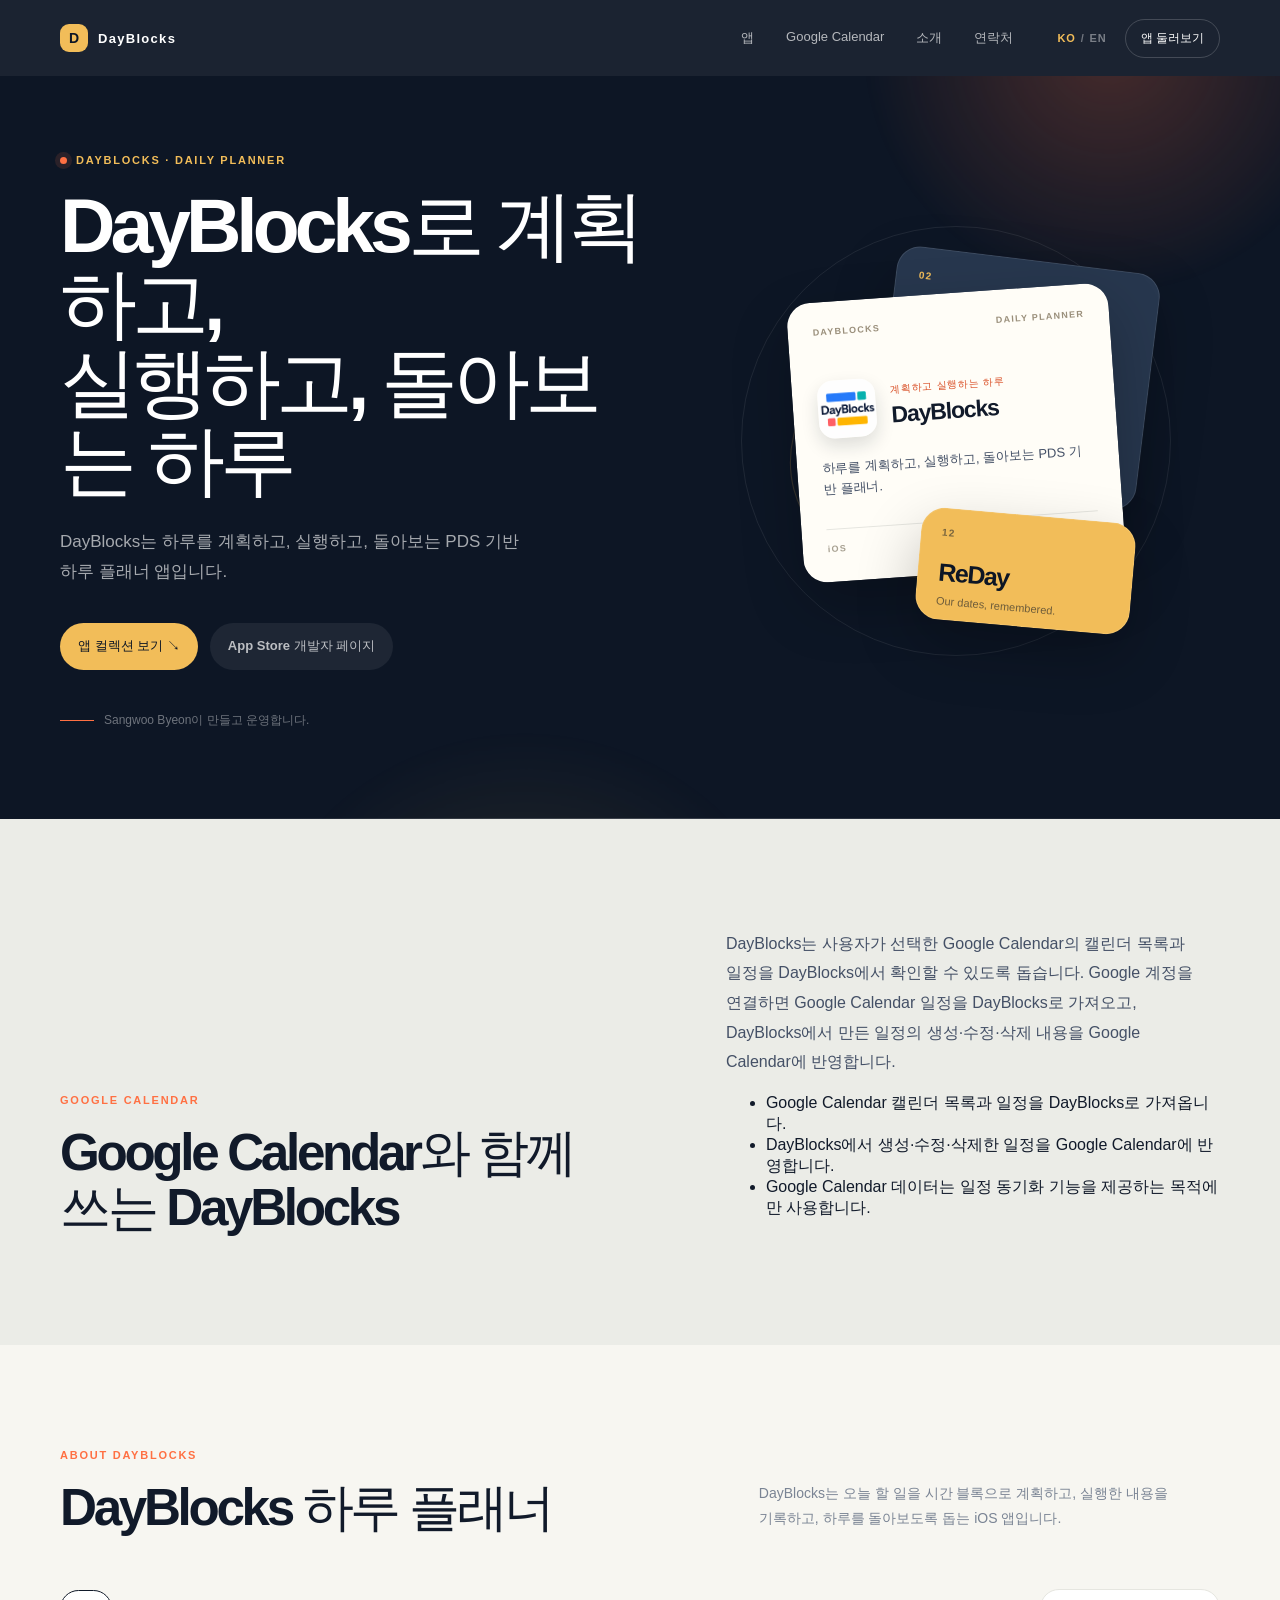
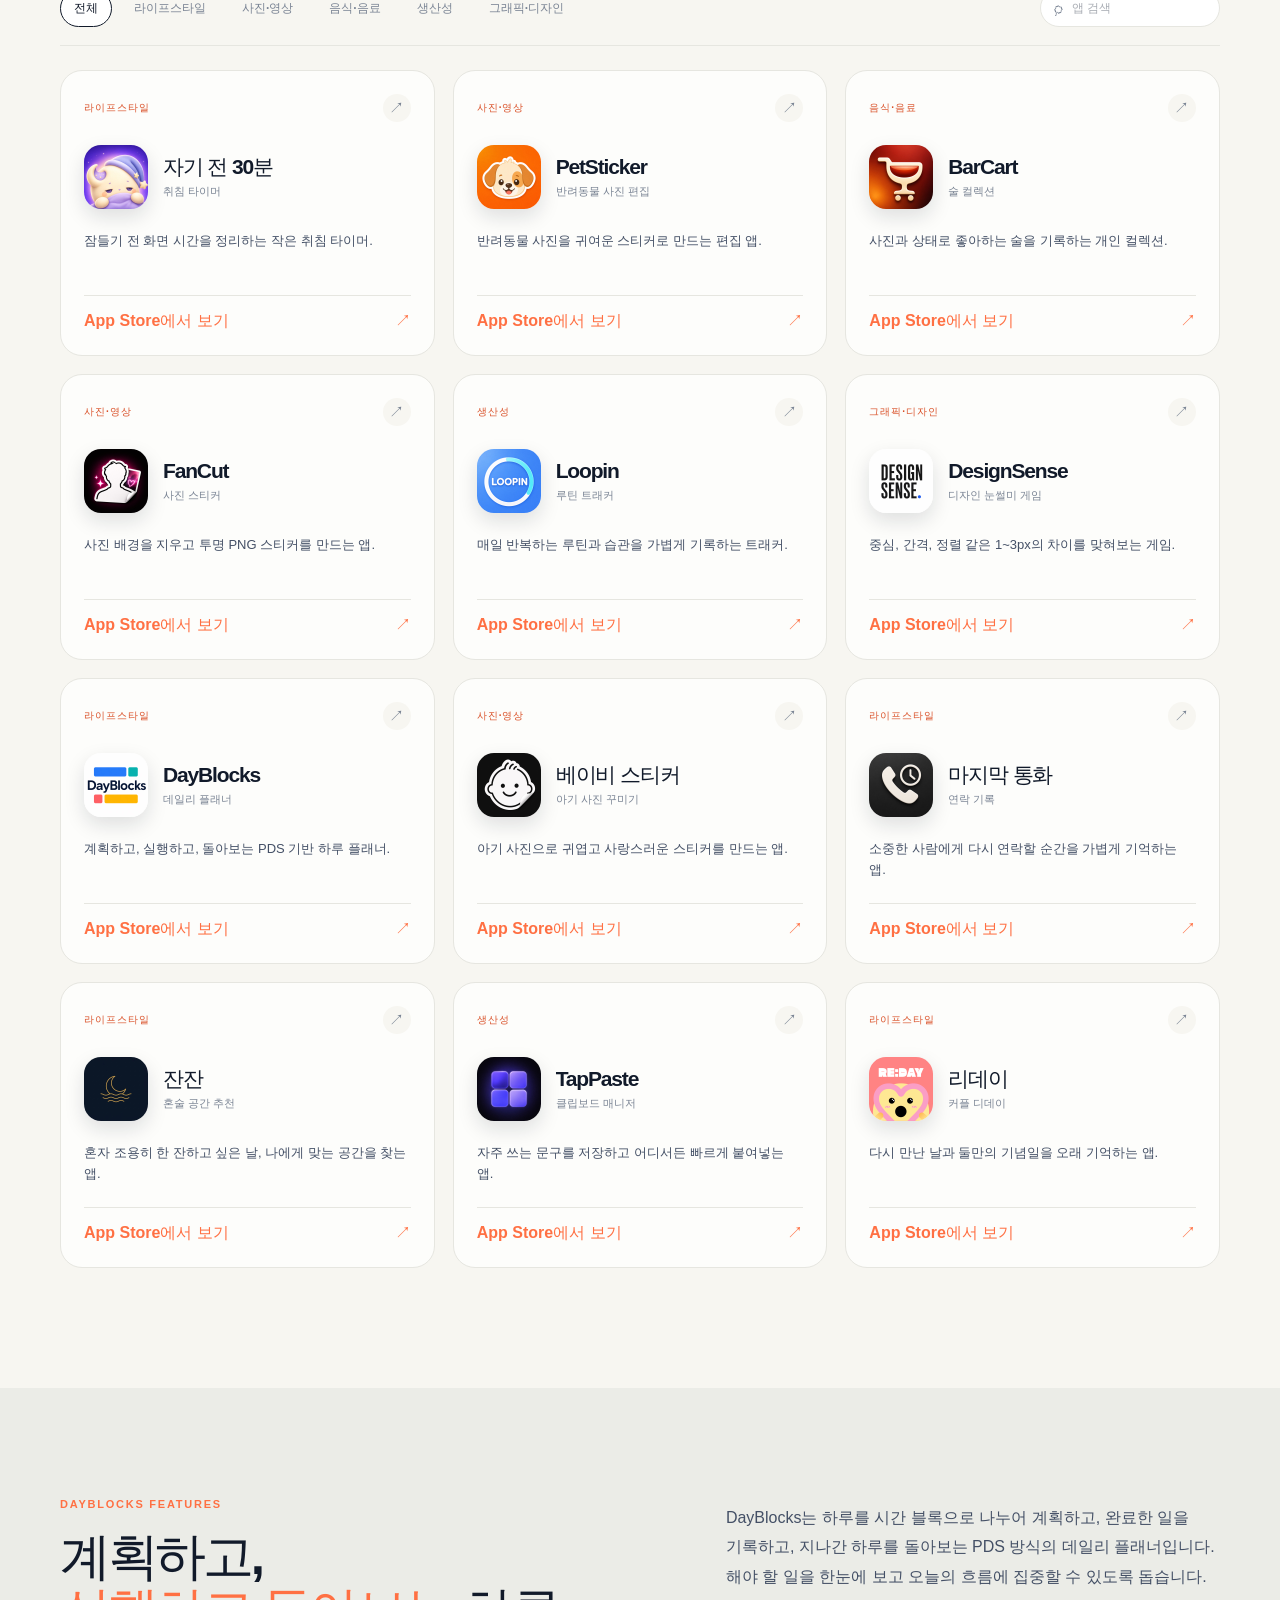
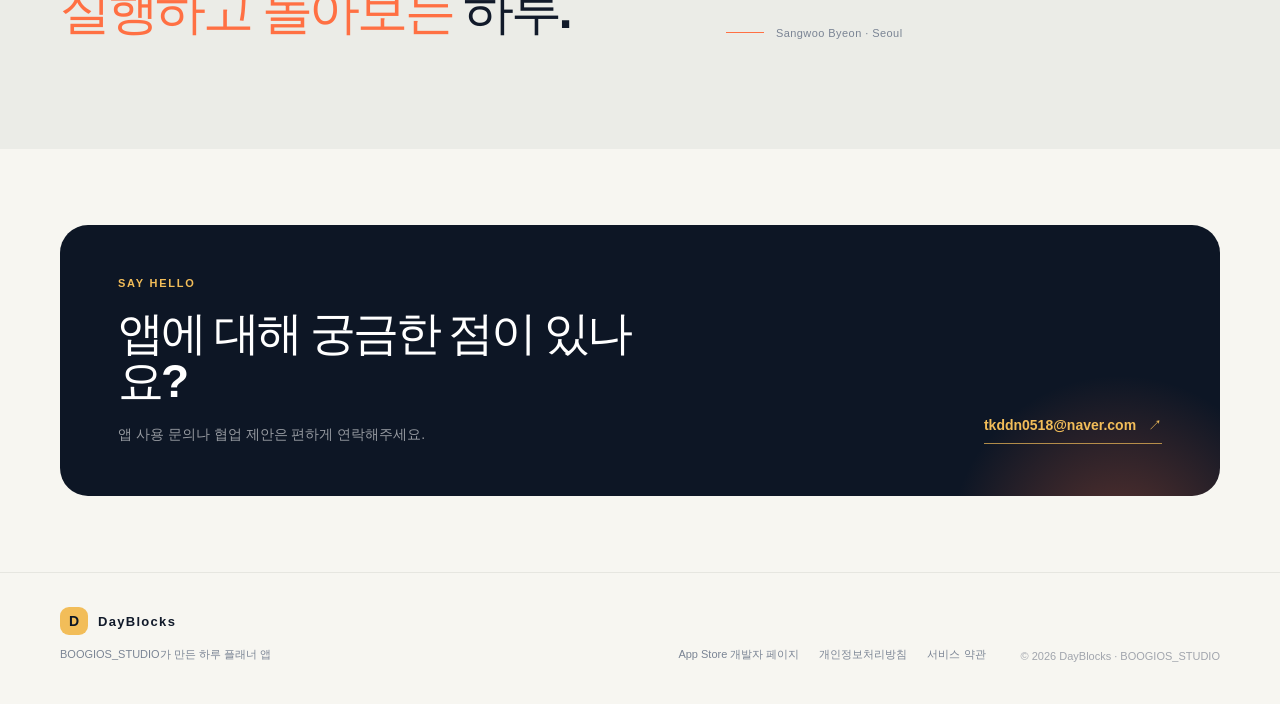
<file: index.html>
<!doctype html>
<html lang="ko">
  <head>
    <meta charset="UTF-8" />
    <meta name="viewport" content="width=device-width, initial-scale=1" />
    <meta name="theme-color" content="#0e1624" />
    <meta name="application-name" content="DayBlocks" />
    <meta name="description" content="DayBlocks는 하루를 계획하고, 실행하고, 돌아보는 PDS 기반 하루 플래너 앱입니다." />
    <meta property="og:site_name" content="DayBlocks" />
    <meta property="og:title" content="DayBlocks" />
    <meta property="og:description" content="DayBlocks is a daily planner for planning, doing, and seeing your day." />
    <meta property="og:type" content="website" />
    <link rel="canonical" href="https://dayblocks.unionpick.kr/" />
    <link rel="icon" href="assets/icons/6788188857.jpg" type="image/jpeg" />
    <link rel="stylesheet" href="styles.css" />
    <title>DayBlocks — 하루 플래너</title>
    <script type="application/ld+json">
      {
        "@context": "https://schema.org",
        "@type": "MobileApplication",
        "name": "DayBlocks",
        "operatingSystem": "iOS",
        "applicationCategory": "ProductivityApplication",
        "description": "DayBlocks는 하루를 계획하고, 실행하고, 돌아보는 PDS 기반 하루 플래너 앱입니다.",
        "url": "https://dayblocks.unionpick.kr/",
        "downloadUrl": "https://apps.apple.com/kr/app/dayblocks-daily-planner/id6780751303?uo=4"
      }
    </script>
  </head>
  <body>
    <header class="site-header">
      <div class="container header-inner">
        <a class="brand" href="#top" aria-label="DayBlocks home">
          <span class="brand-mark">D</span>
          <span>DayBlocks</span>
        </a>
        <nav class="desktop-nav" aria-label="Primary navigation">
          <a href="#apps" data-i18n="navApps">앱</a>
          <a href="#calendar" data-i18n="navCalendar">Google Calendar</a>
          <a href="#about" data-i18n="navAbout">소개</a>
          <a href="#contact" data-i18n="navContact">연락처</a>
        </nav>
        <div class="header-actions">
          <div class="language-switch" aria-label="Language switcher">
            <button class="language-button is-active" type="button" data-language="ko">KO</button>
            <span>/</span>
            <button class="language-button" type="button" data-language="en">EN</button>
          </div>
          <a class="header-cta" href="#apps" data-i18n="viewApps">앱 둘러보기</a>
        </div>
      </div>
    </header>

    <main id="top">
      <section class="hero">
        <div class="hero-glow hero-glow-one"></div>
        <div class="hero-glow hero-glow-two"></div>
        <div class="container hero-inner">
          <div class="hero-copy">
            <p class="eyebrow"><span class="eyebrow-dot"></span> DAYBLOCKS · DAILY PLANNER</p>
            <h1 data-i18n="heroTitle">DayBlocks로 계획하고,<br />실행하고, 돌아보는 하루</h1>
            <p class="hero-description" data-i18n="heroDescription">DayBlocks는 하루를 계획하고, 실행하고, 돌아보는 PDS 기반 플래너입니다. 기록하고 정리하는 순간을 더 가볍게 만듭니다.</p>
            <div class="hero-actions">
              <a class="button button-primary" href="#apps" data-i18n="exploreApps">앱 컬렉션 보기 <span>↘</span></a>
              <a class="button button-quiet" href="https://apps.apple.com/kr/developer/sangwoo-byeon/id1707135670" target="_blank" rel="noreferrer" data-i18n="appStorePage">App Store 개발자 페이지</a>
            </div>
            <div class="hero-note">
              <span class="note-line"></span>
              <span data-i18n="heroNote">Sangwoo Byeon이 만들고 운영합니다.</span>
            </div>
          </div>
          <div class="hero-visual" aria-label="Featured apps preview">
            <div class="visual-orbit orbit-one"></div>
            <div class="visual-orbit orbit-two"></div>
            <div class="feature-stack">
              <div class="feature-card feature-card-back">
                <span class="mini-label">02</span>
                <span class="mini-title">DayBlocks</span>
                <span class="mini-copy">Plan · Do · See</span>
              </div>
              <div class="feature-card feature-card-main">
                <div class="feature-topline"><span>DAYBLOCKS</span><span>DAILY PLANNER</span></div>
                <div class="feature-icon-row">
                  <img src="assets/icons/6780751303.jpg" alt="DayBlocks app icon" />
                  <div>
                    <span class="feature-kicker" data-i18n="featureKicker">계획하고 실행하는 하루</span>
                    <strong data-i18n="featureTitle">DayBlocks</strong>
                  </div>
                </div>
                <p data-i18n="featureDescription">하루를 계획하고, 실행하고, 돌아보는 PDS 기반 플래너.</p>
                <div class="feature-footer"><span>iOS</span><span>↗</span></div>
              </div>
              <div class="feature-card feature-card-front">
                <span class="mini-label">12</span>
                <span class="mini-title">ReDay</span>
                <span class="mini-copy">Our dates, remembered.</span>
              </div>
            </div>
          </div>
        </div>
        <div class="hero-bottom-line"></div>
      </section>

      <section class="about-section" id="calendar">
        <div class="container about-grid">
          <div>
            <p class="section-kicker" data-i18n="calendarKicker">GOOGLE CALENDAR</p>
            <h2 data-i18n="calendarTitle">Google Calendar와 함께 쓰는 DayBlocks</h2>
          </div>
          <div class="about-copy">
            <p data-i18n="calendarText">DayBlocks는 사용자가 선택한 Google Calendar의 캘린더 목록과 일정을 DayBlocks에서 확인할 수 있도록 돕습니다. Google 계정을 연결하면 Google Calendar 일정을 DayBlocks로 가져오고, DayBlocks에서 만든 일정의 생성·수정·삭제 내용을 Google Calendar에 반영합니다.</p>
            <ul>
              <li data-i18n="calendarImport">Google Calendar 캘린더 목록과 일정을 DayBlocks로 가져옵니다.</li>
              <li data-i18n="calendarSync">DayBlocks에서 생성·수정·삭제한 일정을 Google Calendar에 반영합니다.</li>
              <li data-i18n="calendarUse">Google Calendar 데이터는 일정 동기화 기능을 제공하는 목적에만 사용합니다.</li>
            </ul>
          </div>
        </div>
      </section>

      <section class="app-section" id="apps">
        <div class="container">
          <div class="section-heading">
            <div>
              <p class="section-kicker" data-i18n="collectionKicker">ABOUT DAYBLOCKS</p>
              <h2 data-i18n="collectionTitle">DayBlocks 하루 플래너</h2>
            </div>
            <p class="section-intro" data-i18n="collectionDescription">DayBlocks는 오늘 할 일을 시간 블록으로 계획하고, 실행한 내용을 기록하고, 하루를 돌아보도록 돕는 iOS 앱입니다.</p>
          </div>
          <div class="toolbar">
            <div class="filters" id="filters" aria-label="App categories"></div>
            <label class="search-box">
              <span class="search-icon">⌕</span>
              <input id="app-search" type="search" data-i18n-placeholder="searchPlaceholder" placeholder="앱 검색" aria-label="Search apps" />
            </label>
          </div>
          <div class="app-grid" id="app-grid"></div>
          <p class="empty-state" id="empty-state" hidden data-i18n="emptyState">검색 결과가 없습니다.</p>
        </div>
      </section>

      <section class="about-section" id="about">
        <div class="container about-grid">
          <div>
            <p class="section-kicker" data-i18n="aboutKicker">DAYBLOCKS FEATURES</p>
            <h2 data-i18n="aboutTitle">계획하고,<br /><em>실행하고 돌아보는</em> 하루.</h2>
          </div>
          <div class="about-copy">
            <p data-i18n="aboutText">DayBlocks는 하루를 시간 블록으로 나누어 계획하고, 완료한 일을 기록하고, 지나간 하루를 돌아보는 PDS 방식의 데일리 플래너입니다. 해야 할 일을 한눈에 보고 오늘의 흐름에 집중할 수 있도록 돕습니다.</p>
            <div class="about-signature"><span class="signature-line"></span><span>Sangwoo Byeon · Seoul</span></div>
          </div>
        </div>
      </section>

      <section class="contact-section" id="contact">
        <div class="container contact-card">
          <div>
            <p class="section-kicker light" data-i18n="contactKicker">SAY HELLO</p>
            <h2 data-i18n="contactTitle">앱에 대해 궁금한 점이 있나요?</h2>
            <p data-i18n="contactText">앱 사용 문의나 협업 제안은 편하게 연락해주세요.</p>
          </div>
          <a class="contact-email" href="mailto:tkddn0518@naver.com">tkddn0518@naver.com <span>↗</span></a>
        </div>
      </section>
    </main>

    <footer class="site-footer">
      <div class="container footer-inner">
        <div>
          <a class="brand footer-brand" href="#top"><span class="brand-mark">D</span><span>DayBlocks</span></a>
          <p data-i18n="footerText">BOOGIOS_STUDIO가 만든 하루 플래너 앱</p>
        </div>
        <div class="footer-links">
          <a href="https://apps.apple.com/kr/developer/sangwoo-byeon/id1707135670" target="_blank" rel="noreferrer" data-i18n="appStorePage">App Store 개발자 페이지</a>
          <a href="privacy.html" data-i18n="privacy">개인정보처리방침</a>
          <a href="terms.html" data-i18n="terms">서비스 약관</a>
        </div>
        <p class="copyright">© <span id="year">2026</span> DayBlocks · BOOGIOS_STUDIO</p>
      </div>
    </footer>

    <script src="app.js?v=calendar-verification"></script>
  </body>
</html>
</file>
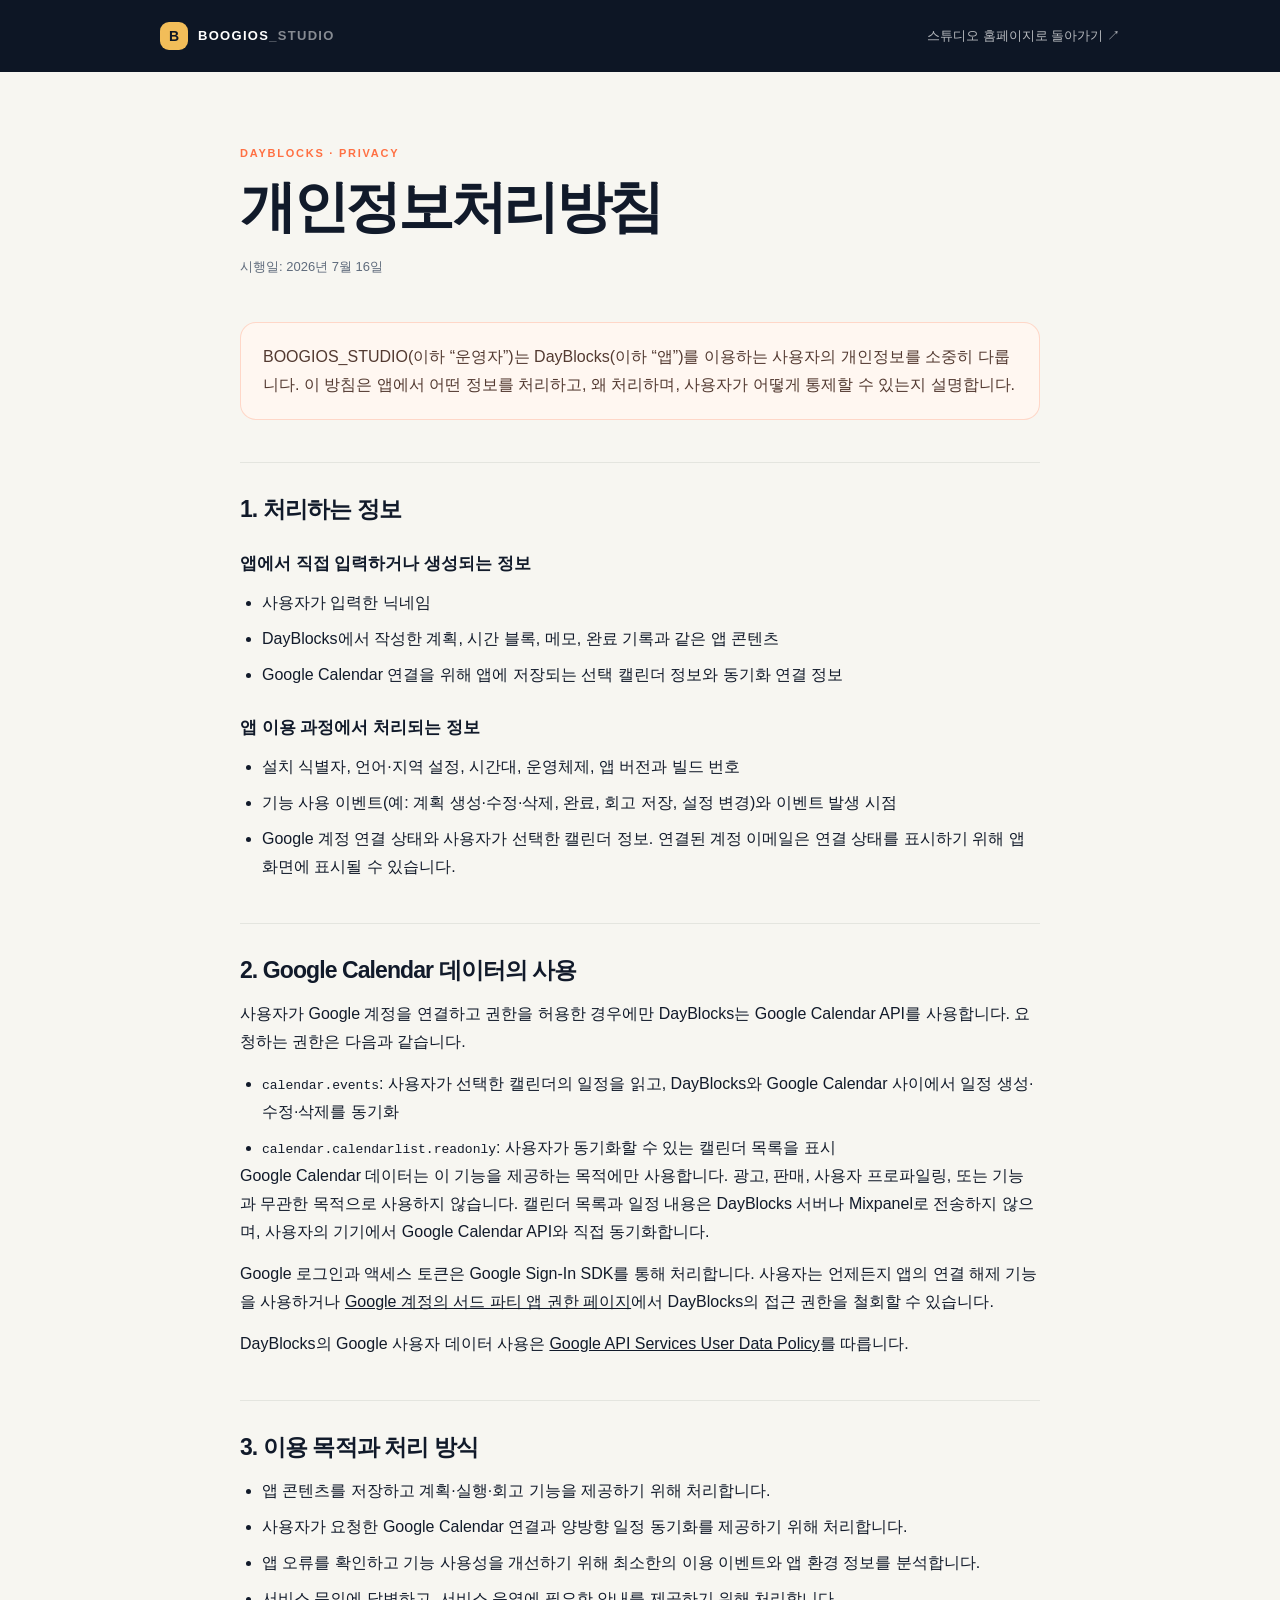
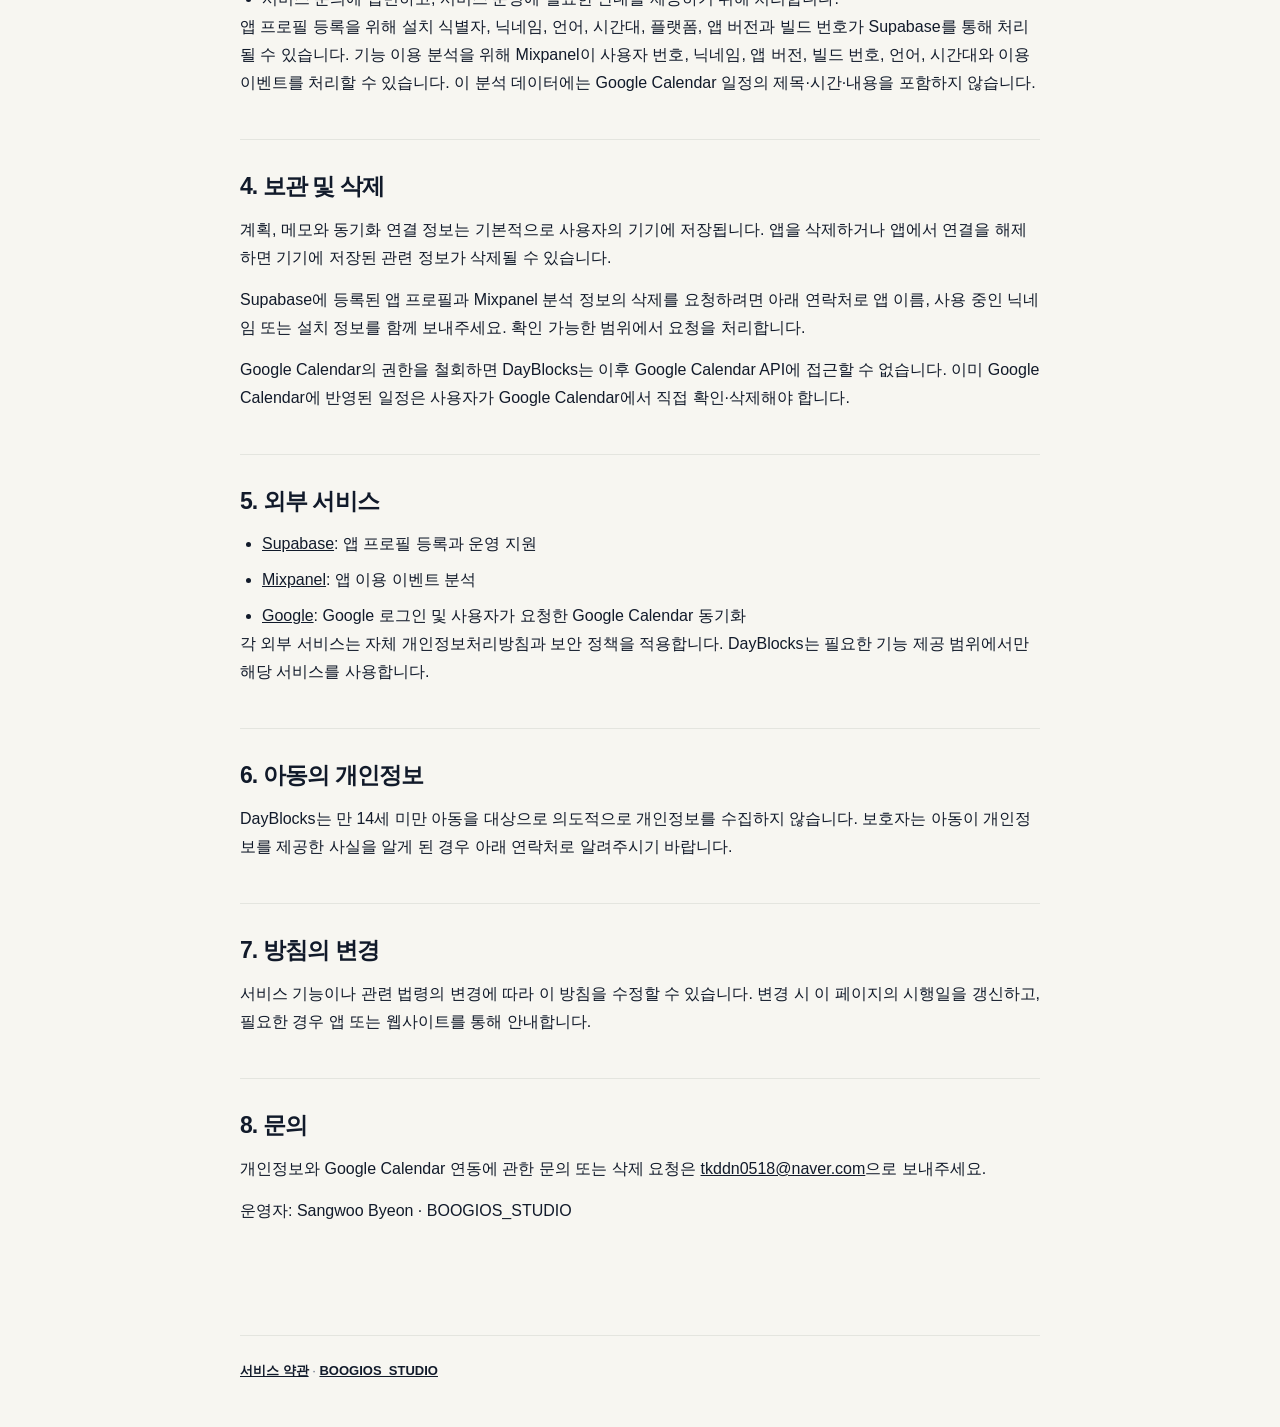
<file: privacy.html>
<!doctype html>
<html lang="ko">
  <head>
    <meta charset="UTF-8" />
    <meta name="viewport" content="width=device-width, initial-scale=1" />
    <meta name="description" content="DayBlocks 개인정보처리방침" />
    <meta name="robots" content="index, follow" />
    <title>DayBlocks 개인정보처리방침 · BOOGIOS_STUDIO</title>
    <style>
      :root { color-scheme: light; --ink: #111a2a; --muted: #5f6b7c; --paper: #f7f6f1; --card: #fff; --line: #e4e5df; --dark: #0d1625; --gold: #f2bd59; --accent: #ff7043; }
      * { box-sizing: border-box; }
      body { margin: 0; color: var(--ink); background: var(--paper); font-family: -apple-system, BlinkMacSystemFont, "SF Pro Display", "Pretendard", "Noto Sans KR", sans-serif; line-height: 1.75; }
      a { color: inherit; }
      .topbar { background: var(--dark); color: #fff; }
      .topbar-inner { width: min(960px, calc(100% - 40px)); min-height: 72px; display: flex; align-items: center; justify-content: space-between; gap: 20px; margin: 0 auto; }
      .brand { display: inline-flex; align-items: center; gap: 10px; color: #fff; text-decoration: none; font-size: 13px; font-weight: 760; letter-spacing: .1em; }
      .brand-mark { display: grid; width: 28px; height: 28px; place-items: center; border-radius: 9px; color: var(--dark); background: var(--gold); font-size: 14px; font-weight: 850; letter-spacing: 0; }
      .back { color: rgba(255,255,255,.7); font-size: 13px; text-decoration: none; }
      .back:hover { color: #fff; }
      main { width: min(800px, calc(100% - 40px)); margin: 0 auto; padding: 72px 0 96px; }
      .eyebrow { margin: 0 0 14px; color: var(--accent); font-size: 11px; font-weight: 800; letter-spacing: .16em; }
      h1 { margin: 0; font-size: clamp(34px, 6vw, 56px); line-height: 1.08; letter-spacing: -.06em; }
      .updated { margin: 18px 0 44px; color: var(--muted); font-size: 13px; }
      .notice { margin: 0 0 36px; padding: 20px 22px; border: 1px solid rgba(255,112,67,.24); border-radius: 16px; background: #fff7f1; color: #533a31; }
      section { margin-top: 42px; padding-top: 32px; border-top: 1px solid var(--line); }
      h2 { margin: 0 0 14px; font-size: 23px; line-height: 1.3; letter-spacing: -.04em; }
      h3 { margin: 24px 0 8px; font-size: 17px; }
      p { margin: 0 0 14px; }
      ul { margin: 10px 0 0; padding-left: 22px; }
      li + li { margin-top: 8px; }
      .footer { width: min(800px, calc(100% - 40px)); margin: 0 auto; padding: 24px 0 44px; border-top: 1px solid var(--line); color: var(--muted); font-size: 13px; }
      .footer a { color: var(--ink); font-weight: 650; }
      @media (max-width: 600px) { .topbar-inner { min-height: 64px; } main { padding-top: 48px; } .back { font-size: 12px; } }
    </style>
  </head>
  <body>
    <header class="topbar">
      <div class="topbar-inner">
        <a class="brand" href="./"><span class="brand-mark">B</span><span>BOOGIOS<span style="color:rgba(255,255,255,.5)">_STUDIO</span></span></a>
        <a class="back" href="./">스튜디오 홈페이지로 돌아가기 ↗</a>
      </div>
    </header>
    <main>
      <p class="eyebrow">DAYBLOCKS · PRIVACY</p>
      <h1>개인정보처리방침</h1>
      <p class="updated">시행일: 2026년 7월 16일</p>
      <p class="notice">BOOGIOS_STUDIO(이하 “운영자”)는 DayBlocks(이하 “앱”)를 이용하는 사용자의 개인정보를 소중히 다룹니다. 이 방침은 앱에서 어떤 정보를 처리하고, 왜 처리하며, 사용자가 어떻게 통제할 수 있는지 설명합니다.</p>

      <section>
        <h2>1. 처리하는 정보</h2>
        <h3>앱에서 직접 입력하거나 생성되는 정보</h3>
        <ul>
          <li>사용자가 입력한 닉네임</li>
          <li>DayBlocks에서 작성한 계획, 시간 블록, 메모, 완료 기록과 같은 앱 콘텐츠</li>
          <li>Google Calendar 연결을 위해 앱에 저장되는 선택 캘린더 정보와 동기화 연결 정보</li>
        </ul>
        <h3>앱 이용 과정에서 처리되는 정보</h3>
        <ul>
          <li>설치 식별자, 언어·지역 설정, 시간대, 운영체제, 앱 버전과 빌드 번호</li>
          <li>기능 사용 이벤트(예: 계획 생성·수정·삭제, 완료, 회고 저장, 설정 변경)와 이벤트 발생 시점</li>
          <li>Google 계정 연결 상태와 사용자가 선택한 캘린더 정보. 연결된 계정 이메일은 연결 상태를 표시하기 위해 앱 화면에 표시될 수 있습니다.</li>
        </ul>
      </section>

      <section>
        <h2>2. Google Calendar 데이터의 사용</h2>
        <p>사용자가 Google 계정을 연결하고 권한을 허용한 경우에만 DayBlocks는 Google Calendar API를 사용합니다. 요청하는 권한은 다음과 같습니다.</p>
        <ul>
          <li><code>calendar.events</code>: 사용자가 선택한 캘린더의 일정을 읽고, DayBlocks와 Google Calendar 사이에서 일정 생성·수정·삭제를 동기화</li>
          <li><code>calendar.calendarlist.readonly</code>: 사용자가 동기화할 수 있는 캘린더 목록을 표시</li>
        </ul>
        <p>Google Calendar 데이터는 이 기능을 제공하는 목적에만 사용합니다. 광고, 판매, 사용자 프로파일링, 또는 기능과 무관한 목적으로 사용하지 않습니다. 캘린더 목록과 일정 내용은 DayBlocks 서버나 Mixpanel로 전송하지 않으며, 사용자의 기기에서 Google Calendar API와 직접 동기화합니다.</p>
        <p>Google 로그인과 액세스 토큰은 Google Sign-In SDK를 통해 처리합니다. 사용자는 언제든지 앱의 연결 해제 기능을 사용하거나 <a href="https://myaccount.google.com/permissions" target="_blank" rel="noreferrer">Google 계정의 서드 파티 앱 권한 페이지</a>에서 DayBlocks의 접근 권한을 철회할 수 있습니다.</p>
        <p>DayBlocks의 Google 사용자 데이터 사용은 <a href="https://developers.google.com/terms/api-services-user-data-policy" target="_blank" rel="noreferrer">Google API Services User Data Policy</a>를 따릅니다.</p>
      </section>

      <section>
        <h2>3. 이용 목적과 처리 방식</h2>
        <ul>
          <li>앱 콘텐츠를 저장하고 계획·실행·회고 기능을 제공하기 위해 처리합니다.</li>
          <li>사용자가 요청한 Google Calendar 연결과 양방향 일정 동기화를 제공하기 위해 처리합니다.</li>
          <li>앱 오류를 확인하고 기능 사용성을 개선하기 위해 최소한의 이용 이벤트와 앱 환경 정보를 분석합니다.</li>
          <li>서비스 문의에 답변하고, 서비스 운영에 필요한 안내를 제공하기 위해 처리합니다.</li>
        </ul>
        <p>앱 프로필 등록을 위해 설치 식별자, 닉네임, 언어, 시간대, 플랫폼, 앱 버전과 빌드 번호가 Supabase를 통해 처리될 수 있습니다. 기능 이용 분석을 위해 Mixpanel이 사용자 번호, 닉네임, 앱 버전, 빌드 번호, 언어, 시간대와 이용 이벤트를 처리할 수 있습니다. 이 분석 데이터에는 Google Calendar 일정의 제목·시간·내용을 포함하지 않습니다.</p>
      </section>

      <section>
        <h2>4. 보관 및 삭제</h2>
        <p>계획, 메모와 동기화 연결 정보는 기본적으로 사용자의 기기에 저장됩니다. 앱을 삭제하거나 앱에서 연결을 해제하면 기기에 저장된 관련 정보가 삭제될 수 있습니다.</p>
        <p>Supabase에 등록된 앱 프로필과 Mixpanel 분석 정보의 삭제를 요청하려면 아래 연락처로 앱 이름, 사용 중인 닉네임 또는 설치 정보를 함께 보내주세요. 확인 가능한 범위에서 요청을 처리합니다.</p>
        <p>Google Calendar의 권한을 철회하면 DayBlocks는 이후 Google Calendar API에 접근할 수 없습니다. 이미 Google Calendar에 반영된 일정은 사용자가 Google Calendar에서 직접 확인·삭제해야 합니다.</p>
      </section>

      <section>
        <h2>5. 외부 서비스</h2>
        <ul>
          <li><a href="https://supabase.com/privacy" target="_blank" rel="noreferrer">Supabase</a>: 앱 프로필 등록과 운영 지원</li>
          <li><a href="https://mixpanel.com/legal/privacy-policy" target="_blank" rel="noreferrer">Mixpanel</a>: 앱 이용 이벤트 분석</li>
          <li><a href="https://policies.google.com/privacy" target="_blank" rel="noreferrer">Google</a>: Google 로그인 및 사용자가 요청한 Google Calendar 동기화</li>
        </ul>
        <p>각 외부 서비스는 자체 개인정보처리방침과 보안 정책을 적용합니다. DayBlocks는 필요한 기능 제공 범위에서만 해당 서비스를 사용합니다.</p>
      </section>

      <section>
        <h2>6. 아동의 개인정보</h2>
        <p>DayBlocks는 만 14세 미만 아동을 대상으로 의도적으로 개인정보를 수집하지 않습니다. 보호자는 아동이 개인정보를 제공한 사실을 알게 된 경우 아래 연락처로 알려주시기 바랍니다.</p>
      </section>

      <section>
        <h2>7. 방침의 변경</h2>
        <p>서비스 기능이나 관련 법령의 변경에 따라 이 방침을 수정할 수 있습니다. 변경 시 이 페이지의 시행일을 갱신하고, 필요한 경우 앱 또는 웹사이트를 통해 안내합니다.</p>
      </section>

      <section>
        <h2>8. 문의</h2>
        <p>개인정보와 Google Calendar 연동에 관한 문의 또는 삭제 요청은 <a href="mailto:tkddn0518@naver.com">tkddn0518@naver.com</a>으로 보내주세요.</p>
        <p>운영자: Sangwoo Byeon · BOOGIOS_STUDIO</p>
      </section>
    </main>
    <footer class="footer"><a href="terms.html">서비스 약관</a> · <a href="./">BOOGIOS_STUDIO</a></footer>
  </body>
</html>
</file>
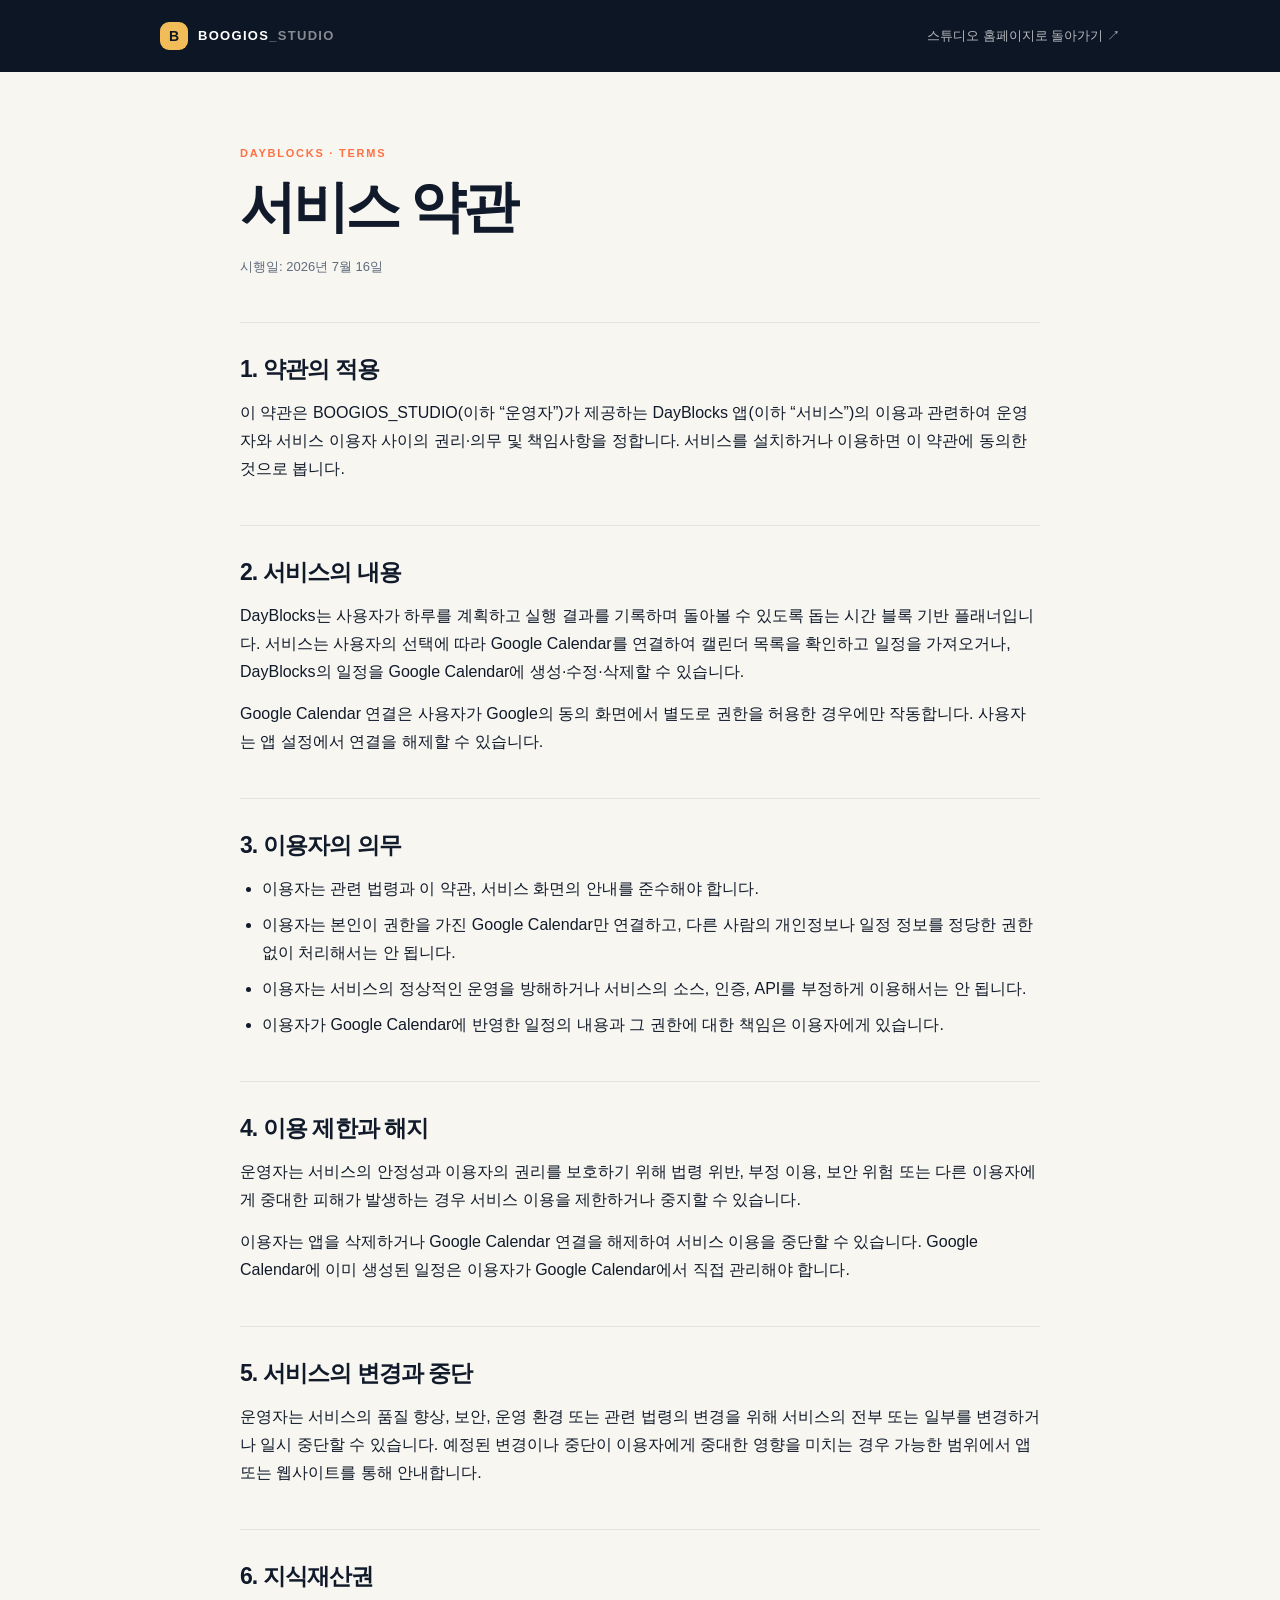
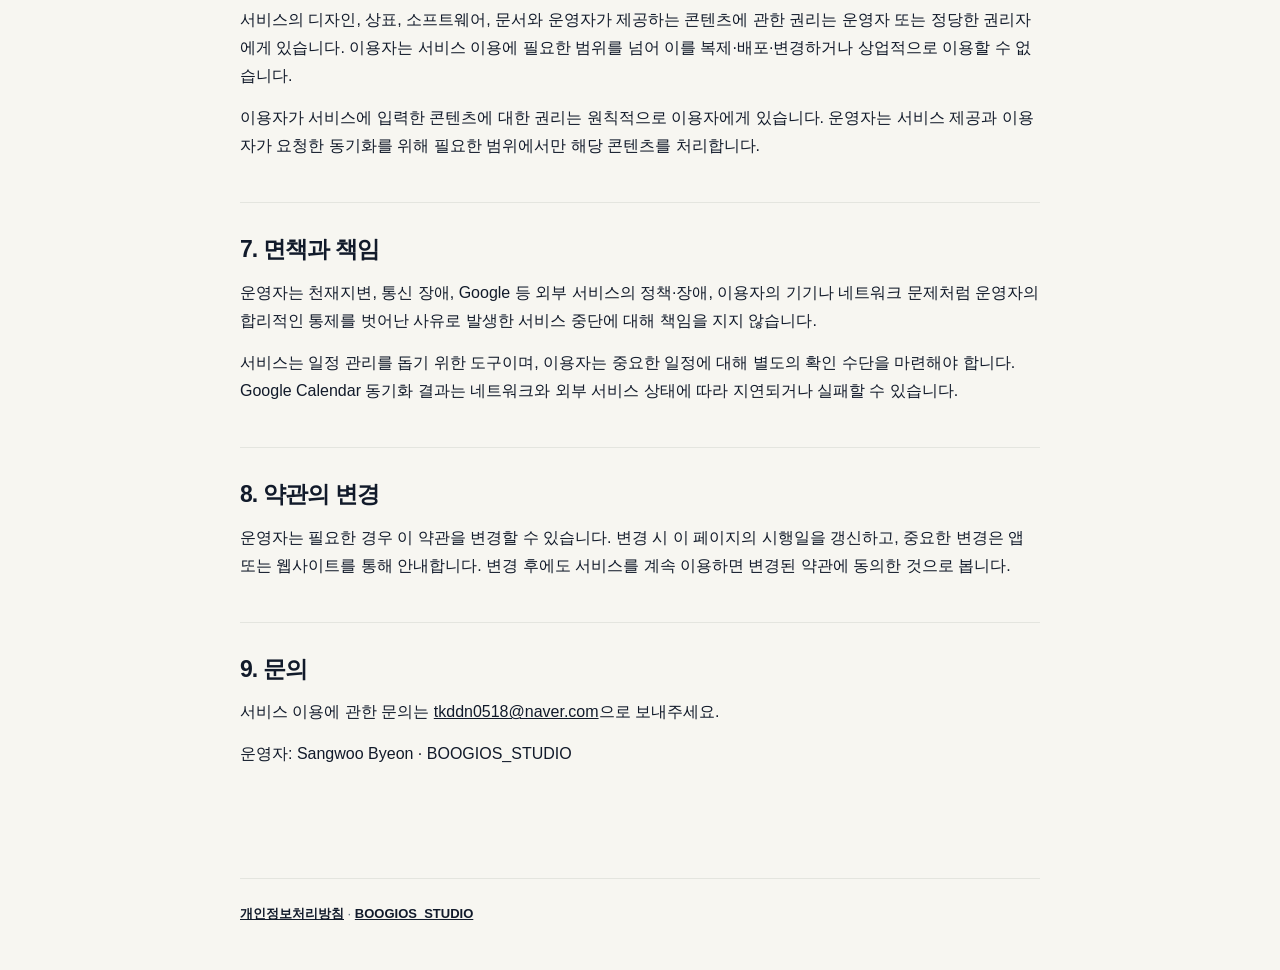
<file: terms.html>
<!doctype html>
<html lang="ko">
  <head>
    <meta charset="UTF-8" />
    <meta name="viewport" content="width=device-width, initial-scale=1" />
    <meta name="description" content="DayBlocks 서비스 약관" />
    <meta name="robots" content="index, follow" />
    <title>DayBlocks 서비스 약관 · BOOGIOS_STUDIO</title>
    <style>
      :root { color-scheme: light; --ink: #111a2a; --muted: #5f6b7c; --paper: #f7f6f1; --line: #e4e5df; --dark: #0d1625; --gold: #f2bd59; --accent: #ff7043; }
      * { box-sizing: border-box; }
      body { margin: 0; color: var(--ink); background: var(--paper); font-family: -apple-system, BlinkMacSystemFont, "SF Pro Display", "Pretendard", "Noto Sans KR", sans-serif; line-height: 1.75; }
      a { color: inherit; }
      .topbar { background: var(--dark); color: #fff; }
      .topbar-inner { width: min(960px, calc(100% - 40px)); min-height: 72px; display: flex; align-items: center; justify-content: space-between; gap: 20px; margin: 0 auto; }
      .brand { display: inline-flex; align-items: center; gap: 10px; color: #fff; text-decoration: none; font-size: 13px; font-weight: 760; letter-spacing: .1em; }
      .brand-mark { display: grid; width: 28px; height: 28px; place-items: center; border-radius: 9px; color: var(--dark); background: var(--gold); font-size: 14px; font-weight: 850; letter-spacing: 0; }
      .back { color: rgba(255,255,255,.7); font-size: 13px; text-decoration: none; }
      .back:hover { color: #fff; }
      main { width: min(800px, calc(100% - 40px)); margin: 0 auto; padding: 72px 0 96px; }
      .eyebrow { margin: 0 0 14px; color: var(--accent); font-size: 11px; font-weight: 800; letter-spacing: .16em; }
      h1 { margin: 0; font-size: clamp(34px, 6vw, 56px); line-height: 1.08; letter-spacing: -.06em; }
      .updated { margin: 18px 0 44px; color: var(--muted); font-size: 13px; }
      section { margin-top: 42px; padding-top: 32px; border-top: 1px solid var(--line); }
      h2 { margin: 0 0 14px; font-size: 23px; line-height: 1.3; letter-spacing: -.04em; }
      p { margin: 0 0 14px; }
      ul { margin: 10px 0 0; padding-left: 22px; }
      li + li { margin-top: 8px; }
      .footer { width: min(800px, calc(100% - 40px)); margin: 0 auto; padding: 24px 0 44px; border-top: 1px solid var(--line); color: var(--muted); font-size: 13px; }
      .footer a { color: var(--ink); font-weight: 650; }
      @media (max-width: 600px) { .topbar-inner { min-height: 64px; } main { padding-top: 48px; } .back { font-size: 12px; } }
    </style>
  </head>
  <body>
    <header class="topbar">
      <div class="topbar-inner">
        <a class="brand" href="./"><span class="brand-mark">B</span><span>BOOGIOS<span style="color:rgba(255,255,255,.5)">_STUDIO</span></span></a>
        <a class="back" href="./">스튜디오 홈페이지로 돌아가기 ↗</a>
      </div>
    </header>
    <main>
      <p class="eyebrow">DAYBLOCKS · TERMS</p>
      <h1>서비스 약관</h1>
      <p class="updated">시행일: 2026년 7월 16일</p>

      <section>
        <h2>1. 약관의 적용</h2>
        <p>이 약관은 BOOGIOS_STUDIO(이하 “운영자”)가 제공하는 DayBlocks 앱(이하 “서비스”)의 이용과 관련하여 운영자와 서비스 이용자 사이의 권리·의무 및 책임사항을 정합니다. 서비스를 설치하거나 이용하면 이 약관에 동의한 것으로 봅니다.</p>
      </section>

      <section>
        <h2>2. 서비스의 내용</h2>
        <p>DayBlocks는 사용자가 하루를 계획하고 실행 결과를 기록하며 돌아볼 수 있도록 돕는 시간 블록 기반 플래너입니다. 서비스는 사용자의 선택에 따라 Google Calendar를 연결하여 캘린더 목록을 확인하고 일정을 가져오거나, DayBlocks의 일정을 Google Calendar에 생성·수정·삭제할 수 있습니다.</p>
        <p>Google Calendar 연결은 사용자가 Google의 동의 화면에서 별도로 권한을 허용한 경우에만 작동합니다. 사용자는 앱 설정에서 연결을 해제할 수 있습니다.</p>
      </section>

      <section>
        <h2>3. 이용자의 의무</h2>
        <ul>
          <li>이용자는 관련 법령과 이 약관, 서비스 화면의 안내를 준수해야 합니다.</li>
          <li>이용자는 본인이 권한을 가진 Google Calendar만 연결하고, 다른 사람의 개인정보나 일정 정보를 정당한 권한 없이 처리해서는 안 됩니다.</li>
          <li>이용자는 서비스의 정상적인 운영을 방해하거나 서비스의 소스, 인증, API를 부정하게 이용해서는 안 됩니다.</li>
          <li>이용자가 Google Calendar에 반영한 일정의 내용과 그 권한에 대한 책임은 이용자에게 있습니다.</li>
        </ul>
      </section>

      <section>
        <h2>4. 이용 제한과 해지</h2>
        <p>운영자는 서비스의 안정성과 이용자의 권리를 보호하기 위해 법령 위반, 부정 이용, 보안 위험 또는 다른 이용자에게 중대한 피해가 발생하는 경우 서비스 이용을 제한하거나 중지할 수 있습니다.</p>
        <p>이용자는 앱을 삭제하거나 Google Calendar 연결을 해제하여 서비스 이용을 중단할 수 있습니다. Google Calendar에 이미 생성된 일정은 이용자가 Google Calendar에서 직접 관리해야 합니다.</p>
      </section>

      <section>
        <h2>5. 서비스의 변경과 중단</h2>
        <p>운영자는 서비스의 품질 향상, 보안, 운영 환경 또는 관련 법령의 변경을 위해 서비스의 전부 또는 일부를 변경하거나 일시 중단할 수 있습니다. 예정된 변경이나 중단이 이용자에게 중대한 영향을 미치는 경우 가능한 범위에서 앱 또는 웹사이트를 통해 안내합니다.</p>
      </section>

      <section>
        <h2>6. 지식재산권</h2>
        <p>서비스의 디자인, 상표, 소프트웨어, 문서와 운영자가 제공하는 콘텐츠에 관한 권리는 운영자 또는 정당한 권리자에게 있습니다. 이용자는 서비스 이용에 필요한 범위를 넘어 이를 복제·배포·변경하거나 상업적으로 이용할 수 없습니다.</p>
        <p>이용자가 서비스에 입력한 콘텐츠에 대한 권리는 원칙적으로 이용자에게 있습니다. 운영자는 서비스 제공과 이용자가 요청한 동기화를 위해 필요한 범위에서만 해당 콘텐츠를 처리합니다.</p>
      </section>

      <section>
        <h2>7. 면책과 책임</h2>
        <p>운영자는 천재지변, 통신 장애, Google 등 외부 서비스의 정책·장애, 이용자의 기기나 네트워크 문제처럼 운영자의 합리적인 통제를 벗어난 사유로 발생한 서비스 중단에 대해 책임을 지지 않습니다.</p>
        <p>서비스는 일정 관리를 돕기 위한 도구이며, 이용자는 중요한 일정에 대해 별도의 확인 수단을 마련해야 합니다. Google Calendar 동기화 결과는 네트워크와 외부 서비스 상태에 따라 지연되거나 실패할 수 있습니다.</p>
      </section>

      <section>
        <h2>8. 약관의 변경</h2>
        <p>운영자는 필요한 경우 이 약관을 변경할 수 있습니다. 변경 시 이 페이지의 시행일을 갱신하고, 중요한 변경은 앱 또는 웹사이트를 통해 안내합니다. 변경 후에도 서비스를 계속 이용하면 변경된 약관에 동의한 것으로 봅니다.</p>
      </section>

      <section>
        <h2>9. 문의</h2>
        <p>서비스 이용에 관한 문의는 <a href="mailto:tkddn0518@naver.com">tkddn0518@naver.com</a>으로 보내주세요.</p>
        <p>운영자: Sangwoo Byeon · BOOGIOS_STUDIO</p>
      </section>
    </main>
    <footer class="footer"><a href="privacy.html">개인정보처리방침</a> · <a href="./">BOOGIOS_STUDIO</a></footer>
  </body>
</html>
</file>
<file: styles.css>
:root {
  --ink: #111a2a;
  --ink-soft: #445066;
  --muted: #7a8494;
  --paper: #f7f6f1;
  --card: #ffffff;
  --line: #e6e6e0;
  --dark: #0d1625;
  --dark-soft: #162238;
  --accent: #ff7043;
  --accent-dark: #d94f26;
  --gold: #f2bd59;
  --max-width: 1160px;
  --shadow: 0 20px 50px rgba(18, 27, 44, 0.08);
  font-family: -apple-system, BlinkMacSystemFont, "SF Pro Display", "Pretendard", "Noto Sans KR", sans-serif;
  color: var(--ink);
  background: var(--paper);
  font-synthesis: none;
  text-rendering: optimizeLegibility;
}

* { box-sizing: border-box; }
html { scroll-behavior: smooth; }
body { margin: 0; min-width: 320px; background: var(--paper); }
body, button, input { font: inherit; }
a { color: inherit; text-decoration: none; }
button, input { border: 0; }
button { cursor: pointer; }
img { display: block; max-width: 100%; }
.container { width: min(var(--max-width), calc(100% - 48px)); margin: 0 auto; }

.site-header { position: sticky; top: 0; z-index: 20; background: rgba(13, 22, 37, 0.94); color: #fff; backdrop-filter: blur(18px); }
.header-inner { height: 76px; display: flex; align-items: center; justify-content: space-between; gap: 24px; }
.brand { display: inline-flex; align-items: center; gap: 10px; font-size: 13px; font-weight: 760; letter-spacing: .1em; }
.brand-mark { display: grid; width: 28px; height: 28px; place-items: center; border-radius: 9px; color: var(--dark); background: var(--gold); font-size: 14px; font-weight: 850; letter-spacing: 0; }
.brand-muted { color: rgba(255,255,255,.5); }
.desktop-nav { display: flex; gap: 32px; margin-left: auto; margin-right: 20px; }
.desktop-nav a { color: rgba(255,255,255,.68); font-size: 13px; transition: color .2s ease; }
.desktop-nav a:hover, .desktop-nav a:focus-visible { color: #fff; }
.header-actions { display: flex; align-items: center; gap: 18px; }
.language-switch { display: flex; align-items: center; gap: 5px; color: rgba(255,255,255,.38); font-size: 11px; font-weight: 700; letter-spacing: .08em; }
.language-button { padding: 3px 0; color: rgba(255,255,255,.42); background: transparent; font-size: 11px; font-weight: 700; letter-spacing: .08em; }
.language-button.is-active { color: var(--gold); }
.header-cta { padding: 10px 15px; border: 1px solid rgba(255,255,255,.18); border-radius: 999px; color: #fff; font-size: 12px; font-weight: 650; transition: background .2s ease, border-color .2s ease; }
.header-cta:hover { border-color: var(--gold); background: rgba(242,189,89,.12); }

.hero { position: relative; overflow: hidden; color: #fff; background: var(--dark); }
.hero-inner { position: relative; z-index: 1; min-height: 620px; display: grid; grid-template-columns: minmax(0, 1.05fr) minmax(420px, .95fr); align-items: center; gap: 48px; padding-top: 78px; padding-bottom: 90px; }
.hero-glow { position: absolute; border-radius: 50%; filter: blur(1px); pointer-events: none; }
.hero-glow-one { width: 540px; height: 540px; top: -300px; right: -100px; background: radial-gradient(circle, rgba(255,112,67,.24), transparent 65%); }
.hero-glow-two { width: 640px; height: 640px; bottom: -520px; left: 16%; background: radial-gradient(circle, rgba(242,189,89,.14), transparent 64%); }
.eyebrow, .section-kicker { margin: 0 0 20px; color: var(--accent); font-size: 11px; font-weight: 800; letter-spacing: .16em; }
.eyebrow { display: flex; align-items: center; gap: 9px; color: var(--gold); }
.eyebrow-dot { width: 7px; height: 7px; border-radius: 50%; background: var(--accent); box-shadow: 0 0 0 5px rgba(255,112,67,.12); }
.hero h1 { max-width: 600px; margin: 0; font-size: clamp(44px, 6vw, 78px); line-height: 1.02; letter-spacing: -.065em; font-weight: 780; }
.hero-description { max-width: 480px; margin: 28px 0 0; color: rgba(255,255,255,.63); font-size: 17px; line-height: 1.75; word-break: keep-all; }
.hero-actions { display: flex; flex-wrap: wrap; align-items: center; gap: 12px; margin-top: 36px; }
.button { display: inline-flex; align-items: center; gap: 12px; min-height: 47px; padding: 0 18px; border-radius: 999px; font-size: 13px; font-weight: 700; transition: transform .2s ease, background .2s ease, color .2s ease; }
.button:hover { transform: translateY(-2px); }
.button-primary { color: var(--dark); background: var(--gold); }
.button-primary:hover { background: #ffd27c; }
.button-quiet { color: rgba(255,255,255,.7); background: rgba(255,255,255,.07); }
.button-quiet:hover { color: #fff; background: rgba(255,255,255,.13); }
.hero-note { display: flex; align-items: center; gap: 10px; margin-top: 42px; color: rgba(255,255,255,.4); font-size: 12px; }
.note-line { width: 34px; height: 1px; background: var(--accent); }
.hero-visual { position: relative; min-height: 430px; display: grid; place-items: center; }
.visual-orbit { position: absolute; border: 1px solid rgba(255,255,255,.08); border-radius: 50%; }
.orbit-one { width: 430px; height: 430px; }
.orbit-two { width: 300px; height: 300px; border-color: rgba(242,189,89,.18); transform: rotate(22deg) skewX(-14deg); }
.feature-stack { position: relative; width: min(100%, 390px); height: 380px; }
.feature-card { position: absolute; border: 1px solid rgba(255,255,255,.1); border-radius: 24px; box-shadow: 0 24px 60px rgba(0,0,0,.24); }
.feature-card-main { z-index: 3; top: 42px; left: 34px; width: calc(100% - 68px); min-height: 270px; padding: 24px; color: var(--ink); background: #fffdf7; transform: rotate(-4deg); }
.feature-card-back { z-index: 1; top: 8px; right: 2px; width: 68%; height: 238px; padding: 22px; color: rgba(255,255,255,.75); background: #27374e; transform: rotate(7deg); }
.feature-card-front { z-index: 4; right: 18px; bottom: 4px; width: 55%; height: 112px; padding: 18px 20px; color: var(--dark); background: var(--gold); transform: rotate(5deg); }
.feature-topline, .feature-footer { display: flex; justify-content: space-between; color: #9a8f7b; font-size: 9px; font-weight: 800; letter-spacing: .14em; }
.feature-icon-row { display: flex; align-items: center; gap: 15px; margin-top: 44px; }
.feature-icon-row img { width: 58px; height: 58px; border-radius: 16px; box-shadow: 0 8px 18px rgba(17,26,42,.14); }
.feature-kicker { display: block; margin-bottom: 5px; color: var(--accent-dark); font-size: 10px; font-weight: 800; letter-spacing: .08em; }
.feature-icon-row strong { display: block; font-size: 23px; letter-spacing: -.05em; }
.feature-card-main p { margin: 20px 0 28px; color: var(--ink-soft); font-size: 13px; line-height: 1.6; }
.feature-footer { padding-top: 14px; border-top: 1px solid var(--line); color: #a7a091; }
.mini-label { display: block; margin-bottom: 45px; color: var(--gold); font-size: 10px; font-weight: 800; letter-spacing: .12em; }
.feature-card-front .mini-label { color: var(--dark); opacity: .52; margin-bottom: 20px; }
.mini-title { display: block; font-size: 25px; font-weight: 740; letter-spacing: -.06em; }
.mini-copy { display: block; margin-top: 8px; color: rgba(255,255,255,.48); font-size: 11px; }
.feature-card-front .mini-copy { color: rgba(13,22,37,.58); }
.hero-bottom-line { position: absolute; right: 0; bottom: 0; left: 0; height: 1px; background: linear-gradient(90deg, transparent, rgba(255,255,255,.18), transparent); }

.app-section { padding: 104px 0 120px; }
.section-heading { display: grid; grid-template-columns: minmax(0, 1fr) minmax(280px, .7fr); align-items: end; gap: 40px; }
.section-kicker { color: var(--accent); }
.section-heading h2, .about-section h2, .contact-card h2 { margin: 0; font-size: clamp(34px, 4vw, 52px); line-height: 1.06; letter-spacing: -.065em; }
.section-intro { margin: 0 0 4px; color: var(--muted); font-size: 14px; line-height: 1.8; word-break: keep-all; }
.toolbar { display: flex; justify-content: space-between; align-items: center; gap: 20px; margin-top: 54px; padding-bottom: 18px; border-bottom: 1px solid var(--line); }
.filters { display: flex; flex-wrap: wrap; gap: 8px; }
.filter-button { padding: 9px 13px; border: 1px solid transparent; border-radius: 999px; color: var(--muted); background: transparent; font-size: 12px; font-weight: 700; transition: color .2s ease, background .2s ease, border-color .2s ease; }
.filter-button:hover { color: var(--ink); }
.filter-button.is-active { color: var(--ink); border-color: var(--ink); background: var(--card); }
.search-box { display: flex; align-items: center; gap: 8px; width: 180px; padding: 9px 12px; border: 1px solid var(--line); border-radius: 999px; background: var(--card); }
.search-icon { color: var(--muted); font-size: 18px; line-height: 1; transform: rotate(-20deg); }
.search-box input { width: 100%; min-width: 0; outline: 0; color: var(--ink); background: transparent; font-size: 12px; }
.search-box input::placeholder { color: #a9adb4; }
.app-grid { display: grid; grid-template-columns: repeat(3, minmax(0, 1fr)); gap: 18px; margin-top: 24px; }
.app-card { min-height: 286px; display: flex; flex-direction: column; padding: 23px; border: 1px solid var(--line); border-radius: 22px; background: rgba(255,255,255,.75); transition: transform .25s ease, border-color .25s ease, box-shadow .25s ease; }
.app-card:hover { border-color: rgba(255,112,67,.35); box-shadow: var(--shadow); transform: translateY(-5px); }
.card-top { display: flex; align-items: center; justify-content: space-between; }
.category { color: var(--accent-dark); font-size: 10px; font-weight: 800; letter-spacing: .1em; text-transform: uppercase; }
.card-arrow { display: grid; width: 28px; height: 28px; place-items: center; border-radius: 50%; color: var(--muted); background: var(--paper); font-size: 15px; transition: color .2s ease, background .2s ease; }
.app-card:hover .card-arrow { color: #fff; background: var(--accent); }
.app-main { display: flex; align-items: center; gap: 15px; margin-top: 23px; }
.app-icon { width: 64px; height: 64px; flex: 0 0 64px; border-radius: 17px; box-shadow: 0 8px 20px rgba(17,26,42,.13); object-fit: cover; }
.app-name { margin: 0; font-size: 21px; line-height: 1.12; letter-spacing: -.055em; }
.app-label { margin: 5px 0 0; color: var(--muted); font-size: 11px; }
.app-description { flex: 1; margin: 21px 0 20px; color: var(--ink-soft); font-size: 13px; line-height: 1.65; word-break: keep-all; }
.store-link { display: inline-flex; align-items: center; justify-content: space-between; padding-top: 15px; border-top: 1px solid var(--line); color: var(--ink); font-size: 12px; font-weight: 750; }
.store-link span { color: var(--accent); font-size: 16px; }
.empty-state { margin: 54px 0 0; color: var(--muted); text-align: center; }

.about-section { padding: 110px 0; background: #ebece7; }
.about-grid { display: grid; grid-template-columns: minmax(0, .9fr) minmax(280px, .8fr); gap: 110px; align-items: end; }
.about-section h2 em { color: var(--accent); font-style: normal; }
.about-copy > p { margin: 0; color: var(--ink-soft); font-size: 16px; line-height: 1.85; word-break: keep-all; }
.about-signature { display: flex; align-items: center; gap: 12px; margin-top: 35px; color: var(--muted); font-size: 11px; letter-spacing: .04em; }
.signature-line { width: 38px; height: 1px; background: var(--accent); }
.contact-section { padding: 76px 0; background: var(--paper); }
.contact-card { display: flex; align-items: end; justify-content: space-between; gap: 40px; padding: 52px 58px; border-radius: 28px; color: #fff; background: var(--dark); overflow: hidden; position: relative; }
.contact-card::after { content: ""; position: absolute; width: 360px; height: 360px; right: -80px; bottom: -230px; border-radius: 50%; background: radial-gradient(circle, rgba(255,112,67,.32), transparent 67%); pointer-events: none; }
.section-kicker.light { color: var(--gold); }
.contact-card h2 { max-width: 520px; font-size: clamp(28px, 4vw, 46px); }
.contact-card p:not(.section-kicker) { margin: 20px 0 0; color: rgba(255,255,255,.57); font-size: 14px; }
.contact-email { position: relative; z-index: 1; padding-bottom: 8px; border-bottom: 1px solid rgba(242,189,89,.7); color: var(--gold); font-size: 14px; font-weight: 700; white-space: nowrap; }
.contact-email span { margin-left: 8px; }
.site-footer { padding: 34px 0 42px; border-top: 1px solid var(--line); background: var(--paper); }
.footer-inner { display: grid; grid-template-columns: 1fr auto auto; align-items: end; gap: 35px; }
.footer-brand { color: var(--ink); }
.footer-brand .brand-muted { color: var(--muted); }
.footer-inner > div:first-child p { margin: 12px 0 0; color: var(--muted); font-size: 11px; }
.footer-links { display: flex; gap: 20px; color: var(--muted); font-size: 11px; }
.footer-links a:hover { color: var(--ink); }
.copyright { margin: 0; color: #a1a5ad; font-size: 11px; }

:focus-visible { outline: 3px solid rgba(255,112,67,.45); outline-offset: 3px; }

@media (max-width: 900px) {
  .hero-inner { grid-template-columns: 1fr; padding-top: 75px; }
  .hero-visual { min-height: 370px; margin-top: -15px; }
  .section-heading { grid-template-columns: 1fr; gap: 18px; }
  .app-grid { grid-template-columns: repeat(2, minmax(0, 1fr)); }
  .about-grid { gap: 55px; }
}

@media (max-width: 640px) {
  .container { width: min(var(--max-width), calc(100% - 32px)); }
  .header-inner { height: 66px; }
  .desktop-nav, .header-cta { display: none; }
  .header-actions { margin-left: auto; }
  .hero-inner { min-height: 0; padding-top: 64px; padding-bottom: 60px; }
  .hero h1 { font-size: clamp(44px, 14vw, 68px); }
  .hero-description { font-size: 15px; }
  .hero-actions { align-items: stretch; flex-direction: column; }
  .button { justify-content: center; }
  .hero-note { margin-top: 30px; }
  .hero-visual { min-height: 310px; margin-top: 18px; transform: scale(.86); transform-origin: center top; }
  .toolbar { align-items: stretch; flex-direction: column; margin-top: 38px; }
  .search-box { width: 100%; }
  .app-section { padding: 76px 0 82px; }
  .app-grid { grid-template-columns: 1fr; gap: 14px; }
  .app-card { min-height: 260px; }
  .about-section { padding: 76px 0; }
  .about-grid { grid-template-columns: 1fr; gap: 38px; }
  .about-copy > p { font-size: 14px; }
  .contact-card { align-items: start; flex-direction: column; padding: 38px 26px; gap: 35px; }
  .contact-email { white-space: normal; }
  .footer-inner { grid-template-columns: 1fr; gap: 20px; align-items: start; }
  .footer-links { flex-direction: column; gap: 10px; }
}
</file>
